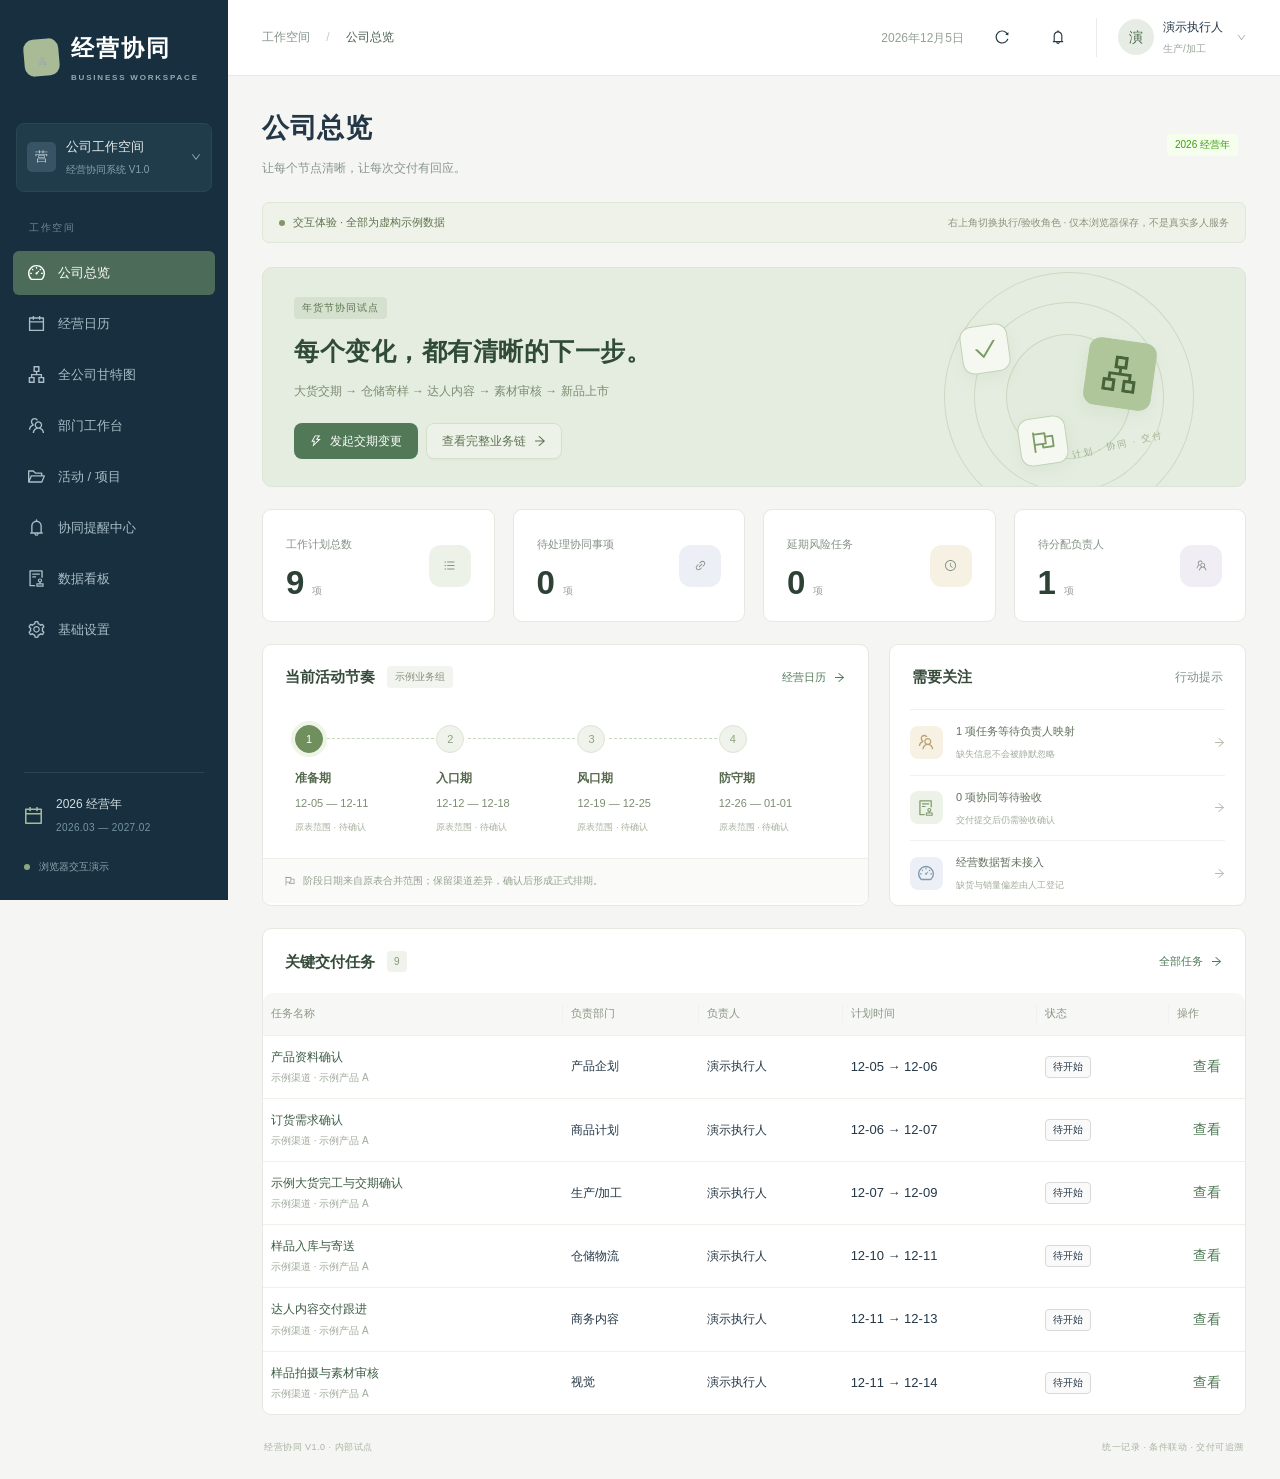
<file: index.html>
<!doctype html>
<html lang="zh-CN">
  <head>
    <meta charset="UTF-8" />
    <meta name="viewport" content="width=device-width,initial-scale=1.0" />
    <meta name="theme-color" content="#142e3f" />
    <title>经营协同 · 公司工作空间</title>
    <script type="module" crossorigin src="./assets/index-BarCytjE.js"></script>
    <link rel="stylesheet" crossorigin href="./assets/index-D9F8nBld.css">
  </head>
  <body>
    <div id="root"></div>
  </body>
</html>
</file>
<file: assets/index-D9F8nBld.css>
*{box-sizing:border-box}body{margin:0;background:#f5f6f3;color:#243746;font-family:Inter,PingFang SC,Microsoft YaHei,sans-serif;font-size:14px}button,a{-webkit-tap-highlight-color:transparent}button{font-family:inherit}a{cursor:pointer}h1,h2,h3,h4,p{margin-top:0}h3{font-size:15px;font-weight:650}h4{font-size:14px}h1{font-size:27px;letter-spacing:.6px;margin:0 0 9px;font-weight:650}p{line-height:1.8}small{font-size:12px}.muted,.small-muted{color:#819087}.small-muted{font-size:12px}.danger{color:#bf7c40}.mono{font-variant-numeric:tabular-nums;font-size:13px}.boot{min-height:100vh;display:flex;justify-content:center;align-items:center;flex-direction:column;gap:18px}.app-shell{display:flex;min-height:100vh}.sidebar{width:228px;position:fixed;inset:0 auto 0 0;background:#172f3e;color:#b3c0c8;display:flex;flex-direction:column;z-index:30}.brand{display:flex;gap:12px;align-items:center;padding:30px 24px;color:#fff;font-size:23px;font-weight:600;letter-spacing:2px;text-decoration:none}.brand span{font-size:8px;letter-spacing:1.8px;display:block;color:#95a9b2;margin-top:6px}.brand-mark{width:35px;height:37px;border-radius:10px;background:#a9bb96;color:#182f3b;display:flex;align-items:center;justify-content:center;font-size:23px;flex-shrink:0;transform:rotate(-5deg)}.brand-mark .anticon{transform:rotate(5deg)}.workspace{margin:8px 16px 28px;padding:13px 10px;display:flex;align-items:center;gap:10px;background:#203b4a;border:1px solid #2b4552;border-radius:8px;color:#e5ecec;font-size:13px}.workspace>.anticon{font-size:10px;color:#91a6af;margin-left:auto}.workspace-symbol{display:grid;place-items:center;background:#385364;color:#c4d2d8;width:29px;height:30px;border-radius:5px}.workspace small{display:block;color:#88a0ad;font-size:10px;margin-top:5px}.nav-label{font-size:10px;letter-spacing:1.5px;padding:0 29px 15px;color:#6d8998}.sidebar nav{padding:0 13px;display:grid;gap:7px}.nav-item{height:44px;border:0;background:none;color:#aabdc8;display:flex;align-items:center;gap:13px;padding:0 15px;cursor:pointer;text-align:left;border-radius:6px;font-size:13px;transition:all .2s}.nav-item .anticon{font-size:17px}.nav-item.active{background:#4c6c59;color:#fff}.nav-item:hover:not(.active){background:#233e4d;color:#fff}.nav-item i{margin-left:auto;min-width:21px;height:20px;border-radius:5px;font-size:11px;font-style:normal;background:#b7c7a9;color:#223e32;display:grid;place-items:center}.sidebar-bottom{margin-top:auto;padding:25px 24px}.year-chip{border-top:1px solid #2b4552;padding-top:22px;display:flex;gap:13px;align-items:center;font-size:12px;color:#d2dedf}.year-chip>.anticon{font-size:19px;color:#a7bb97}.year-chip small{display:block;margin-top:6px;font-size:10px;letter-spacing:.4px;color:#7894a2}.live-dot{margin-top:24px;font-size:10px;color:#8da6af}.live-dot:before{content:"";display:inline-block;width:6px;height:6px;background:#8fa881;border-radius:100%;margin-right:9px}.main-shell{margin-left:228px;width:calc(100% - 228px)}.topbar{height:76px;border-bottom:1px solid #e6eae4;background:#fff;display:flex;align-items:center;justify-content:space-between;padding:0 34px}.breadcrumb{font-size:12px;color:#87948b}.breadcrumb span{padding:0 13px;color:#c4cec5}.breadcrumb strong{color:#4a5d50;font-weight:500}.today{font-size:12px;color:#93a094}.user-chip{display:flex;align-items:center;gap:9px;cursor:pointer;border-left:1px solid #e8ece7;padding-left:21px;font-size:12px}.user-chip small{display:block;font-size:10px;color:#9ba79c;margin-top:4px}.user-chip>.anticon{font-size:9px;color:#a0aea2;margin-left:5px}main{max-width:1700px;padding:31px 34px 0;margin:0 auto}.page-heading{display:flex;justify-content:space-between;align-items:center;margin-bottom:22px}.page-heading p{font-size:12px;color:#89958b;margin:0}.pilot-banner{border:1px solid #e0e6d9;border-radius:7px;background:#eef2e8;display:flex;align-items:center;justify-content:space-between;padding:11px 16px;font-size:11px;color:#60734f;margin-bottom:24px;gap:10px}.pilot-banner small{font-size:10px;color:#8a947d}.dot{display:inline-block;width:6px;height:6px;border-radius:100%;background:#81976a;margin-right:8px}.overview-hero{background:#e5ede1;min-height:218px;border-radius:10px;position:relative;padding:27px 31px;overflow:hidden;border:1px solid #dbe4d5;margin-bottom:22px;display:flex;justify-content:space-between}.overview-hero h2{font-size:25px;letter-spacing:.5px;color:#304b37;margin:13px 0 9px;font-weight:600}.overview-hero p{font-size:12px;color:#7c8c70;margin-bottom:21px}.soft-tag.ant-tag{background:#d5e1ce;color:#5b7650;font-size:10px;letter-spacing:1px}.overview-hero .ant-btn-default{background:#edf2e8;border-color:#d4dfcb;color:#5e7355;font-size:12px}.overview-hero .ant-btn-primary{font-size:12px}.hero-graphic{position:relative;width:290px;flex-shrink:0;margin-top:-10px}.orbit{position:absolute;border:1px solid #b5c5a480;border-radius:50%;left:20px;top:-13px;transform:rotate(-25deg)}.o1{width:250px;height:250px}.o2{width:190px;height:190px;left:50px;top:17px}.o3{width:125px;height:125px;left:82px;top:49px;background:#d6e2cd30}.graph-node{position:absolute;width:48px;height:48px;display:grid;place-items:center;border-radius:12px;box-shadow:0 6px 15px #829e6a18;border:1px solid #c3d3b6;background:#f5f8f0;color:#7e9c65;font-size:23px;transform:rotate(-8deg)}.gn1{left:37px;top:40px}.gn2{left:162px;top:55px;width:68px;height:68px;font-size:36px;background:#afc59a;color:#46633a;border-color:#aec599;transform:rotate(8deg)}.gn3{left:95px;top:132px}.graphic-label{position:absolute;left:147px;top:153px;font-size:9px;letter-spacing:2px;color:#9daf8c;transform:rotate(-13deg)}.stats-grid{display:grid;grid-template-columns:repeat(4,1fr);gap:18px;margin-bottom:22px}.stat-card{background:#fff;border:1px solid #e4e9e1;border-radius:9px;padding:22px 23px;display:flex;align-items:center;justify-content:space-between}.stat-card span{font-size:11px;color:#859286}.stat-card strong{font-size:33px;color:#2e4135;display:block;margin-top:12px;line-height:1;letter-spacing:-1px;font-weight:600}.stat-card strong small{font-size:10px;margin-left:9px;font-weight:400;color:#9aa398;letter-spacing:0}.stat-icon{width:42px;height:42px;display:grid;place-items:center;border-radius:12px;font-size:22px}.green,.sage{background:#edf2e8;color:#819c71}.blue{background:#ecf0f6;color:#819ab3}.orange,.amber{background:#f7f1e4;color:#baa371}.purple{background:#f0edf5;color:#9e90b4}.overview-grid{display:grid;grid-template-columns:1.7fr 1fr;gap:20px;margin-bottom:22px}.panel{background:#fff;border:1px solid #e4e9e1;border-radius:9px;overflow:hidden}.panel-title{min-height:64px;padding:18px 22px;display:flex;align-items:center;justify-content:space-between;gap:12px}.panel-title h3{margin:0;display:flex;align-items:center;gap:12px;color:#374b3b}.panel-title .ant-btn-link{font-size:11px;padding:0;height:auto}.panel-title .ant-tag{font-size:10px;font-weight:400;margin:0;color:#85927c;background:#f2f5ef}.panel-footer{padding:14px 22px;font-size:10px;color:#94a18f;background:#fafbf8;border-top:1px solid #eef0ea;display:flex;align-items:center;gap:8px}.stage-track{padding:16px 20px 24px;display:flex}.stage-step{flex:1;position:relative;padding:0 12px}.stage-step:not(:last-child):after{content:"";position:absolute;left:44px;right:-10px;top:13px;border-top:1px dashed #c8d6bc}.stage-number{width:28px;height:28px;display:grid;place-items:center;border-radius:50%;background:#f0f3eb;color:#8da27b;font-size:11px;border:1px solid #dce5d2;position:relative;z-index:1}.stage-number.first{background:#6f8f5d;color:#fff;border-color:#6f8f5d;box-shadow:0 0 0 4px #eef4e7}.stage-step h4{margin:16px 0 7px;color:#56684e;font-size:12px}.stage-step>span{font-size:11px;color:#7b8c71;display:block;font-variant-numeric:tabular-nums}.stage-step small{font-size:9px;color:#a8b19f;display:block;margin-top:8px}.attention-item{display:flex;align-items:center;gap:13px;margin:0 20px;padding:13px 0;border-top:1px solid #f0f2ed;cursor:pointer}.attention-icon{width:33px;height:33px;border-radius:8px;display:grid;place-items:center;font-size:16px}.attention-item b{font-size:11px;color:#60715b;font-weight:500;display:block}.attention-item small{font-size:9px;color:#a2ad9b;display:block;margin-top:7px}.attention-item>.anticon{color:#b5bfb0;font-size:11px;margin-left:auto}.count-pill{display:inline-grid;place-items:center;background:#eff3eb;border-radius:4px;color:#86977b;font-size:10px;padding:3px 7px;font-weight:400}.text-link{border:0;background:none;padding:0;color:#3b5b43;font-size:inherit;cursor:pointer;text-align:left}.text-link:hover{color:#78975e}.task-name{display:block;font-size:12px;font-weight:500;line-height:1.6}.task-name span{font-size:10px;color:#a0aa9b;display:block;margin-top:3px;font-weight:400}.ant-table-wrapper .ant-table-thead>tr>th{font-size:11px;font-weight:500;white-space:nowrap;color:#8a9683;padding-top:13px;padding-bottom:13px}.ant-table-wrapper .ant-table-tbody>tr>td{font-size:12px;border-bottom-color:#eef1e9}.ant-table-wrapper .ant-table-tbody>tr:last-child>td{border-bottom:0}.ant-tag{font-size:10px;border-radius:4px}.footer{display:flex;justify-content:space-between;color:#aab2a3;font-size:9px;padding:25px 2px;letter-spacing:.5px}.filter-bar{display:flex;align-items:center;justify-content:space-between;gap:10px;padding:20px;border-bottom:1px solid #ecf0e6}.filter-bar .muted{font-size:11px;white-space:nowrap}.mini-summary{display:flex;gap:0;margin-bottom:22px;border:1px solid #e4e9e1;background:#fff;border-radius:9px;padding:20px}.mini-summary>span{flex:1;padding:0 23px;color:#8d9a84;font-size:12px;border-right:1px solid #e8eee1}.mini-summary>span:last-child{border:0}.mini-summary b{font-size:27px;margin-right:10px;color:#506447;font-weight:500}.form-two{display:grid;grid-template-columns:1fr 1fr;gap:18px}.ant-form-item{margin-bottom:18px}.ant-form-item-label>label{font-size:12px!important;color:#718267!important}.ant-checkbox-group{gap:10px}.ant-checkbox-wrapper{font-size:12px}.drawer-task-title h2{font-size:22px;line-height:1.5;margin-bottom:6px}.drawer-task-title{margin-bottom:24px}.source-note{font-size:11px;line-height:1.8;padding:13px 16px;background:#f6f8f1;color:#8d9b80;border-radius:6px;white-space:pre-wrap}.diff-box{background:#f5f7f1;border-radius:5px;padding:12px;font-size:11px;color:#839278;line-height:1.9;word-break:break-word}.diff-box b{color:#536d47}.related-row{display:flex;justify-content:space-between;gap:15px;padding:14px 22px;border-top:1px solid #f0f2eb;font-size:12px}.notification-row{padding:20px 24px;display:flex;gap:15px;align-items:flex-start;border-top:1px solid #edf0e8}.notification-row.unread{background:#fcfdf9}.notification-dot{height:6px;width:6px;border-radius:100%;background:#c8d1c0;margin-top:6px;flex-shrink:0}.unread .notification-dot{background:#78966a}.notification-content{flex:1;min-width:0}.notification-content>b{font-size:12px;font-weight:550}.notification-content p{font-size:11px;color:#9ba78e;margin:5px 0}.notification-content>small{display:block;font-size:10px;color:#93a182;line-height:1.8}.notification-content>.small-muted{display:block;margin-top:6px;font-size:10px}.action-card{border:1px solid #e4e9de;border-radius:7px;padding:17px 20px;margin-bottom:14px;background:#fdfefa}.action-header{display:flex;justify-content:space-between;align-items:center}.action-header b{font-size:13px}.action-meta{font-size:11px;color:#94a285;margin:12px 0}.action-meta span{margin-left:24px}.action-card>p{font-size:12px;color:#75866a;margin:10px 0}.delivery-detail{font-size:12px;color:#6c805e}.delivery-detail a{display:inline-block;margin:5px 12px 10px 0}.gantt-toolbar{padding:17px 22px;display:flex;align-items:center;justify-content:space-between;border-bottom:1px solid #e6ecdf;font-size:11px}.legend-dot{display:inline-block;width:7px;height:7px;border-radius:2px;margin-left:12px}.gantt-scroll{overflow:auto;max-height:700px}.gantt-canvas{min-width:100%}.gantt-header{display:flex;height:48px;position:sticky;top:0;background:#f5f8f0;z-index:10}.gantt-label{width:280px;min-width:280px;position:sticky;left:0;background:#fff;border-right:1px solid #e7ecdf;padding:0 20px;z-index:5;display:flex;align-items:center;font-size:11px}.gantt-header .gantt-label{background:#f5f8f0;color:#859676}.gantt-axis{display:flex;flex-shrink:0}.gantt-axis>div{display:flex;align-items:center;justify-content:center;flex-shrink:0;border-right:1px solid #e8eddf;color:#8b9a7c;font-size:9px;white-space:nowrap;overflow:visible}.gantt-axis>.weekend{background:#edf3e7}.gantt-row{height:52px;border-bottom:1px solid #edf1e6;display:flex}.gantt-label .text-link{font-size:11px;overflow:hidden;text-overflow:ellipsis;white-space:nowrap;max-width:100%}.gantt-label strong{font-weight:450}.gantt-label small{display:block;color:#a5b196;margin-top:4px;font-size:9px}.group-row{background:#f8faf4;height:52px}.group-row .gantt-label{background:#f8faf4}.group-row .text-link{font-weight:600;color:#637b54}.group-row .text-link small{display:inline-block;margin-left:6px;color:#a3b28e}.gantt-day-row{position:relative;flex-shrink:0;background-image:linear-gradient(to right,transparent calc(100% - 1px),#eef2e8 1px)}.gantt-bar{position:absolute;top:12px;height:27px;z-index:2;background:#c3d3b2;border:1px solid #adc49a;border-left:3px solid #789865;color:#536e44;font-size:10px;border-radius:4px;text-align:left;white-space:nowrap;overflow:hidden;text-overflow:ellipsis;cursor:pointer;padding:0 8px;min-width:4px}.gantt-bar.done{background:#dce9d5;border-color:#a7c394}.gantt-bar.blocked{background:#f2e3c5;border-color:#e1c38a;color:#9f8046}.dependencies-svg{position:absolute;top:0;pointer-events:none;overflow:visible;z-index:3}.unscheduled{padding:20px 22px}.unscheduled h4{font-size:12px;color:#839773}.unscheduled .related-row{padding:12px 0}.quarter-strip{display:flex;background:#f7f9f2;padding:14px 24px;border-block:1px solid #e9eddf;gap:25px}.quarter-strip span{flex:1;font-size:11px;color:#8b9c7a}.month-grid{display:grid;grid-template-columns:repeat(6,1fr);padding:20px;gap:12px}.month-cell{background:#fff;border:1px solid #e7ecdf;min-height:125px;border-radius:7px;cursor:pointer;text-align:left;padding:18px;position:relative}.month-cell:hover,.month-cell.selected{border-color:#91aa79;background:#f5f9ee}.month-cell>b{font-size:23px;font-weight:500;color:#657d55}.month-cell>b small{font-size:10px;margin-left:4px;color:#9baa8c}.month-cell>span{position:absolute;right:16px;top:23px;font-size:10px;color:#b0ba9f}.month-cell .ant-tag{display:block;width:fit-content;margin-top:8px;font-size:9px}.project-top{padding:26px 24px 0;display:flex;justify-content:space-between;align-items:center}.project-top h2{font-size:20px;margin:14px 0 8px}.project-top p{font-size:11px;max-width:720px}.project-panel>.ant-tabs>.ant-tabs-nav{padding:0 24px}.plan-section,.template-list{padding:0 24px 25px}.plan-section .panel-title{padding:15px 0}.plan-lines{margin-bottom:10px}.dashboard-grid{display:grid;grid-template-columns:repeat(3,1fr);gap:22px}.dashboard-card{padding:27px;position:relative}.dashboard-icon{font-size:27px;color:#8ca37c;width:54px;height:54px;background:#eff5e9;border-radius:12px;display:grid;place-items:center;margin-bottom:24px}.dashboard-card>.ant-tag{position:absolute;top:30px;right:22px}.dashboard-card h3{font-size:18px}.dashboard-card>p{font-size:12px;color:#8e9b82;margin-bottom:25px}.empty-note{margin:26px;text-align:center;font-size:11px;color:#96a386}.settings-intro{padding:22px 0 10px}.settings-intro p{font-size:12px;color:#91a080}.settings-form{max-width:650px;padding:22px 0 30px}.department-tags{padding-bottom:25px;display:flex;flex-wrap:wrap;gap:7px}.rule-editor{max-height:65vh;overflow:auto;padding:10px 7px}.rule-editor>.ant-alert{margin-bottom:20px}.rule-editor h4{border-top:1px solid #e5ecdc;padding-top:20px}.audit-json{max-width:400px;max-height:300px;overflow:auto;white-space:pre-wrap;font-size:10px}.import-section{padding:16px 0 24px}.import-toolbar{display:flex;gap:18px;margin:20px 0}.raw-cell{max-width:420px;max-height:150px;overflow:auto;white-space:pre-wrap;line-height:1.8}.raw-cell small{display:block;color:#a3b095;font-size:10px;margin-top:6px}.import-pagination{display:flex;justify-content:space-between;padding:20px 0;font-size:11px;color:#98a78a}.login-layout{display:flex;min-height:100vh}.login-story{width:47%;background:#172f3e;color:#fff;padding:0 7vw;position:relative;overflow:hidden}.login-story:after{content:"";position:absolute;width:430px;height:430px;border:1px solid #a5bd8e22;border-radius:50%;bottom:-230px;right:-80px;box-shadow:0 0 0 65px #a5bd8e08,0 0 0 130px #a5bd8e05}.login-story .brand{padding:40px 0 0}.login-story>.ant-tag{margin-top:15vh;background:#344b40;color:#b9cfa5;border-color:#4c6550}.login-story h1{font-size:clamp(28px,3vw,45px);line-height:1.65;font-weight:500;margin:25px 0;color:#e5eddf;letter-spacing:1px}.login-story>p{font-size:13px;color:#8ea89f;line-height:2.3}.login-chain{display:flex;align-items:center;gap:14px;margin-top:50px;font-size:12px;color:#b0c49e}.login-chain i{width:24px;height:1px;background:#607867}.login-story>small{display:block;margin-top:35px;font-size:10px;color:#668880;letter-spacing:1px}.login-form{flex:1;display:flex;align-items:center;justify-content:center;background:#fafbf8;padding:40px}.login-card{max-width:370px;width:100%}.login-card h2{font-size:24px;font-weight:600;color:#2e4637;margin-bottom:12px}.login-card>.muted{font-size:12px;margin-bottom:33px}.login-card .ant-form-item{margin-bottom:22px}.test-role{margin-top:35px;border-top:1px solid #e3e9dc;padding-top:22px}.test-role strong{font-size:11px;color:#8a9c79;font-weight:500}.test-role p{font-size:11px;color:#97a68a;display:flex;justify-content:space-between;margin:12px 0}.test-role code{font-size:10px;background:#edf2e7;padding:3px 5px;border-radius:3px}.test-role small{font-size:10px;color:#a6b197}.login-foot{margin-top:30px;color:#b0b9a7;font-size:10px;text-align:center}@media(min-width:1600px){main{padding-top:40px}.overview-hero{min-height:240px;padding:33px 38px}.overview-hero h2{font-size:29px}.hero-graphic{margin-right:65px}.stat-card{padding:27px}.stage-track{padding-top:23px;padding-bottom:28px}.attention-item{padding:17px 0}}@media(max-width:1150px){.sidebar{width:192px}.main-shell{margin-left:192px;width:calc(100% - 192px)}.brand{padding-left:18px;font-size:21px}.brand span{font-size:7px}.workspace{margin-inline:10px}.topbar{padding:0 22px}main{padding:25px 22px 0}.stats-grid{gap:10px}.stat-card{padding:18px 15px}.stat-icon{width:33px;height:33px;font-size:18px}.stat-card span{font-size:10px}.overview-grid{grid-template-columns:1.5fr 1fr}.stage-step{padding:0 6px}.stage-step>span{font-size:9px}.pilot-banner small{font-size:9px}.hero-graphic{width:250px;opacity:.9}.overview-hero h2{font-size:22px}.month-grid{grid-template-columns:repeat(4,1fr)}.dashboard-grid{grid-template-columns:1fr 1fr}.today{display:none}}@media(max-width:820px){.sidebar{width:66px}.brand{padding:24px 15px}.brand>div:not(.brand-mark),.workspace,.nav-label,.nav-item>span,.sidebar-bottom{display:none}.sidebar nav{padding:12px 8px}.nav-item{justify-content:center;padding:0;height:46px;position:relative}.nav-item i{position:absolute;right:1px;top:1px;font-size:8px;min-width:13px;height:13px}.main-shell{margin-left:66px;width:calc(100% - 66px)}.topbar{height:65px;padding:0 15px}.breadcrumb{font-size:10px}.topbar>.ant-space{gap:8px!important}.user-chip{padding-left:10px}.user-chip>div:not(.ant-avatar),.user-chip>.anticon{display:none}main{padding:20px 16px 0}.page-heading h1{font-size:22px}.page-heading p{font-size:10px;max-width:230px}.page-heading>.ant-space>.ant-space-item:first-child{display:none}.pilot-banner{align-items:flex-start;flex-direction:column;line-height:1.8}.overview-hero{padding:24px 20px;min-height:215px}.overview-hero h2{font-size:21px;line-height:1.7;max-width:240px}.hero-graphic{position:absolute;right:-90px;top:25px;opacity:.35;pointer-events:none}.overview-hero>div:first-child{position:relative;z-index:2}.overview-hero p{font-size:10px;max-width:240px}.stats-grid{grid-template-columns:1fr 1fr;gap:12px}.overview-grid{grid-template-columns:1fr}.mini-summary{flex-wrap:wrap;gap:16px}.mini-summary>span{flex:1 1 40%;padding:0 8px}.mini-summary b{font-size:23px}.filter-bar{padding:14px}.filter-bar>.muted{display:none}.filter-bar .ant-select{max-width:170px}.filter-bar .ant-input-affix-wrapper{max-width:200px}.month-grid{grid-template-columns:repeat(3,1fr);gap:8px;padding:12px}.month-cell{padding:12px;min-height:110px}.month-cell>span{top:20px;right:8px;font-size:8px}.quarter-strip{flex-wrap:wrap;gap:15px}.quarter-strip span{min-width:40%;font-size:10px}.dashboard-grid{grid-template-columns:1fr}.notification-row{padding:15px 12px;flex-wrap:wrap}.notification-content{min-width:190px}.notification-row>.ant-space{margin-left:20px}.footer{font-size:8px;gap:20px}.login-story{display:none}.login-form{padding:30px}.form-two{grid-template-columns:1fr;gap:0}.project-top{flex-wrap:wrap;gap:10px}.import-toolbar{flex-wrap:wrap}.gantt-toolbar{gap:10px;flex-wrap:wrap}.ant-drawer-content-wrapper{max-width:100vw}}.import-validations{margin:15px 0;background:#faf8f0;border:1px solid #e8e0c5;border-radius:6px;padding:14px;color:#94804d;font-size:12px}.import-validations summary{cursor:pointer}.import-validations .ant-table-wrapper{margin-top:16px}
</file>
